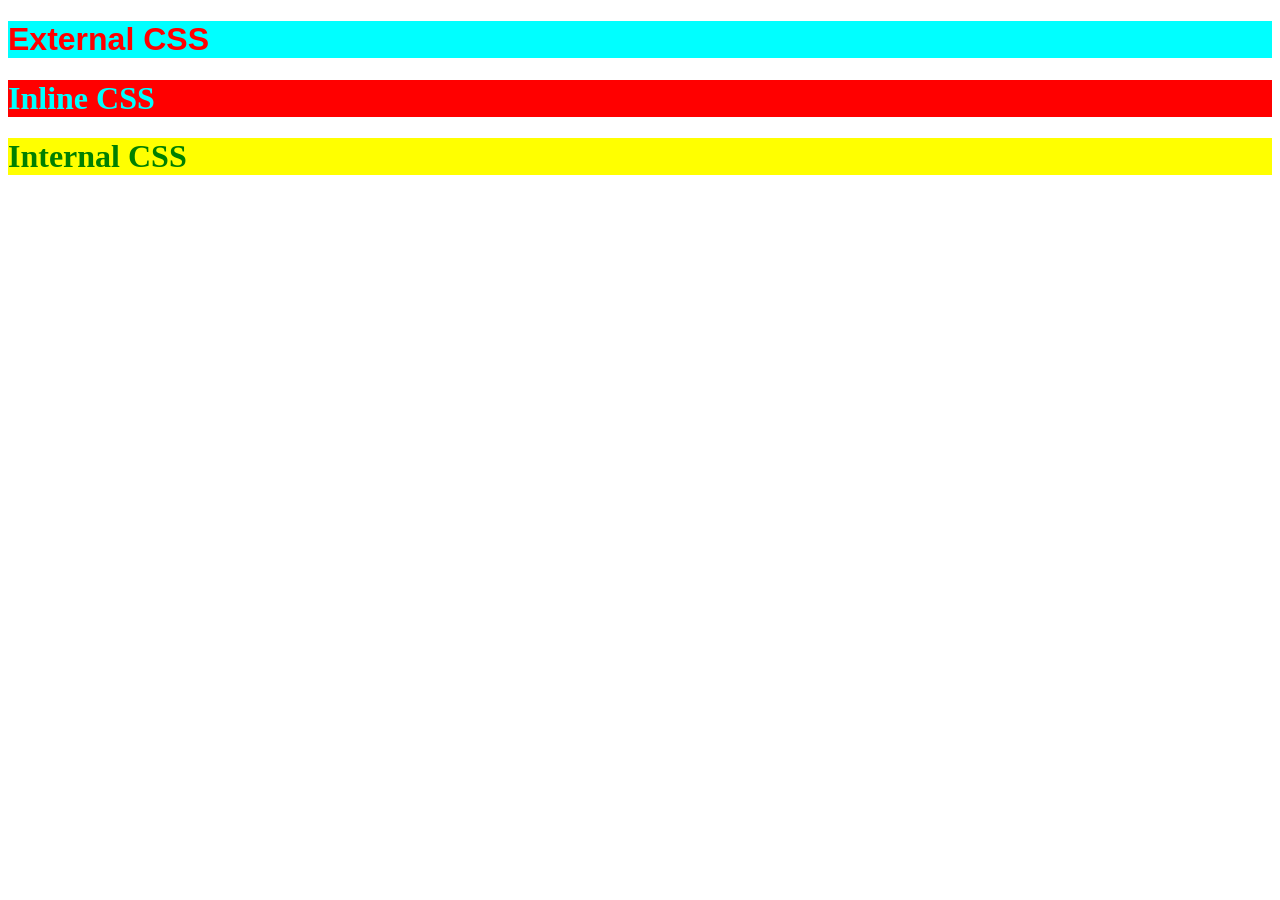
<file: A1.html>
<!DOCTYPE html>
<html lang="en">
    <head>
        <meta charset="UTF-8">
        <meta http-equiv="X-UA-Compatible" content="IE=edge">
        <meta name="viewport" content="width=device-width, initial-scale=1.0">
        <link rel="stylesheet" href="A1_external.css">
        <style>
            h1 {
                color: green;
                font-family: 'Times New Roman', serif;
                background-color: yellow;
            }
        </style>
        <title>CSS Example</title>
    </head>
    <body>
        <h1 class="test"> External CSS </h1>
        <h1 style="color: aqua; background-color: red;">Inline CSS</h1>
        <h1>Internal CSS</h1>
    </body>
</html>
</file>
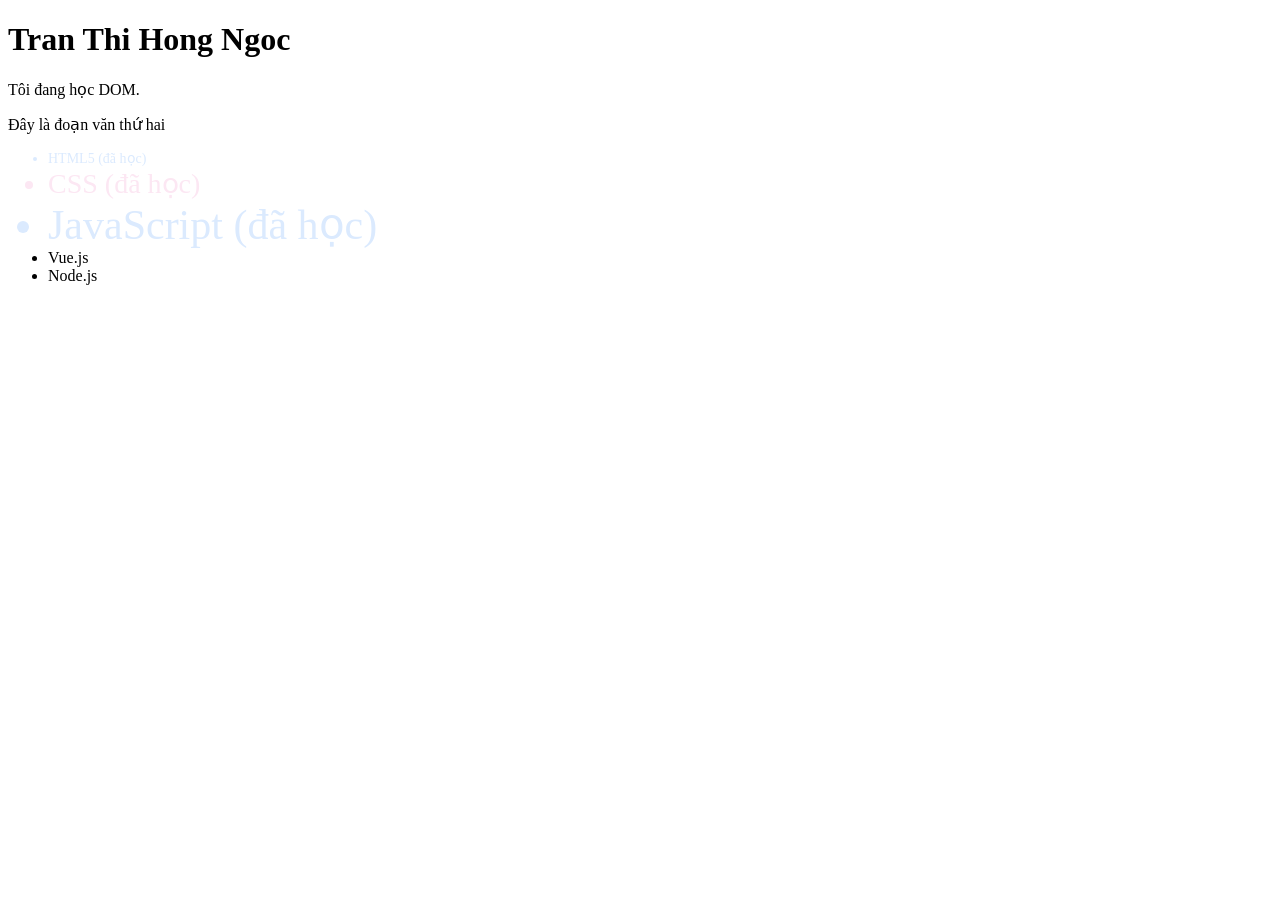
<file: session_03_javascript/projects/portfolio_js/dom_basic.html>
<!DOCTYPE html>
<html lang="vi">
<head>
    <meta charset="UTF-8">
    <title>DOM Basics</title>
    <style>
        .highlight {
            background-color: #fef3c7;
            border-left: 4px solid #f59e0b;
            padding: 0.5rem;
        }

        .bold { font-weight: bold; }
        .text-red { color: #ef4444; }
        .hidden { display: none; }
    </style>
</head>
<body>
    <h1 id="title">Xin chào DOM!</h1>
    <p class="description">Đây là đoạn văn đầu tiên</p>
    <p class="description">Đây là đoạn văn thứ hai</p>
    <ul id="danh-sach">
        <li class="item">HTML</li>
        <li class="item">CSS</li>
        <li class="item">JavaScript</li>
    </ul>

    <script>
        // 0b.1
        console.log("Document:", document);
        console.log("Title:", document.title);
        console.log("Body:", document.body);
        
        // 0b.2
        const title = document.getElementById('title');
        console.log("getElementById:", title);
        const firstDesc = document.querySelector('.description');
        console.log("querySelector:", firstDesc.textContent);
        const allItems = document.querySelectorAll('.item');
        console.log("querySelectorAll:", allItems);

        // 0b.3
        title.textContent = "Tran Thi Hong Ngoc";
        firstDesc.textContent = "Tôi đang học DOM.";
        allItems[0].innerHTML = "<strong>HTML5</strong>";
        allItems.forEach(item => item.textContent += " (đã học)");

        //0b.4, 0b.5
        allItems.forEach(item => {item.classList.add('highlight');});
        allItems.forEach((item, index) => {item.setAttribute('data-learned', index);});
        document.title = "DOM Practice";
        console.log(allItems[0].classList.contains('highlight'));
        allItems[1].classList.toggle('text-red');
        allItems.forEach(item => {item.classList.remove('highlight');});

        //0b.6
        allItems.forEach((item, index) => {
            if (index%2 === 0) {
                item.style.color = '#dbeafe';
            } else {
                item.style.color = '#fce7f3';
            }
            item.style.fontSize = `${(index + 1) * 14}px`;
        });

        //0b.7
        function themMonHoc(tenMon) {
            const li = document.createElement("li");
            li.classList.add("item");
            li.textContent = tenMon;
            const ul = document.getElementById("danh-sach");
            ul.appendChild(li);
        }
        themMonHoc("Vue.js");
        themMonHoc("Node.js");
    </script>
</body>
</html>
</file>
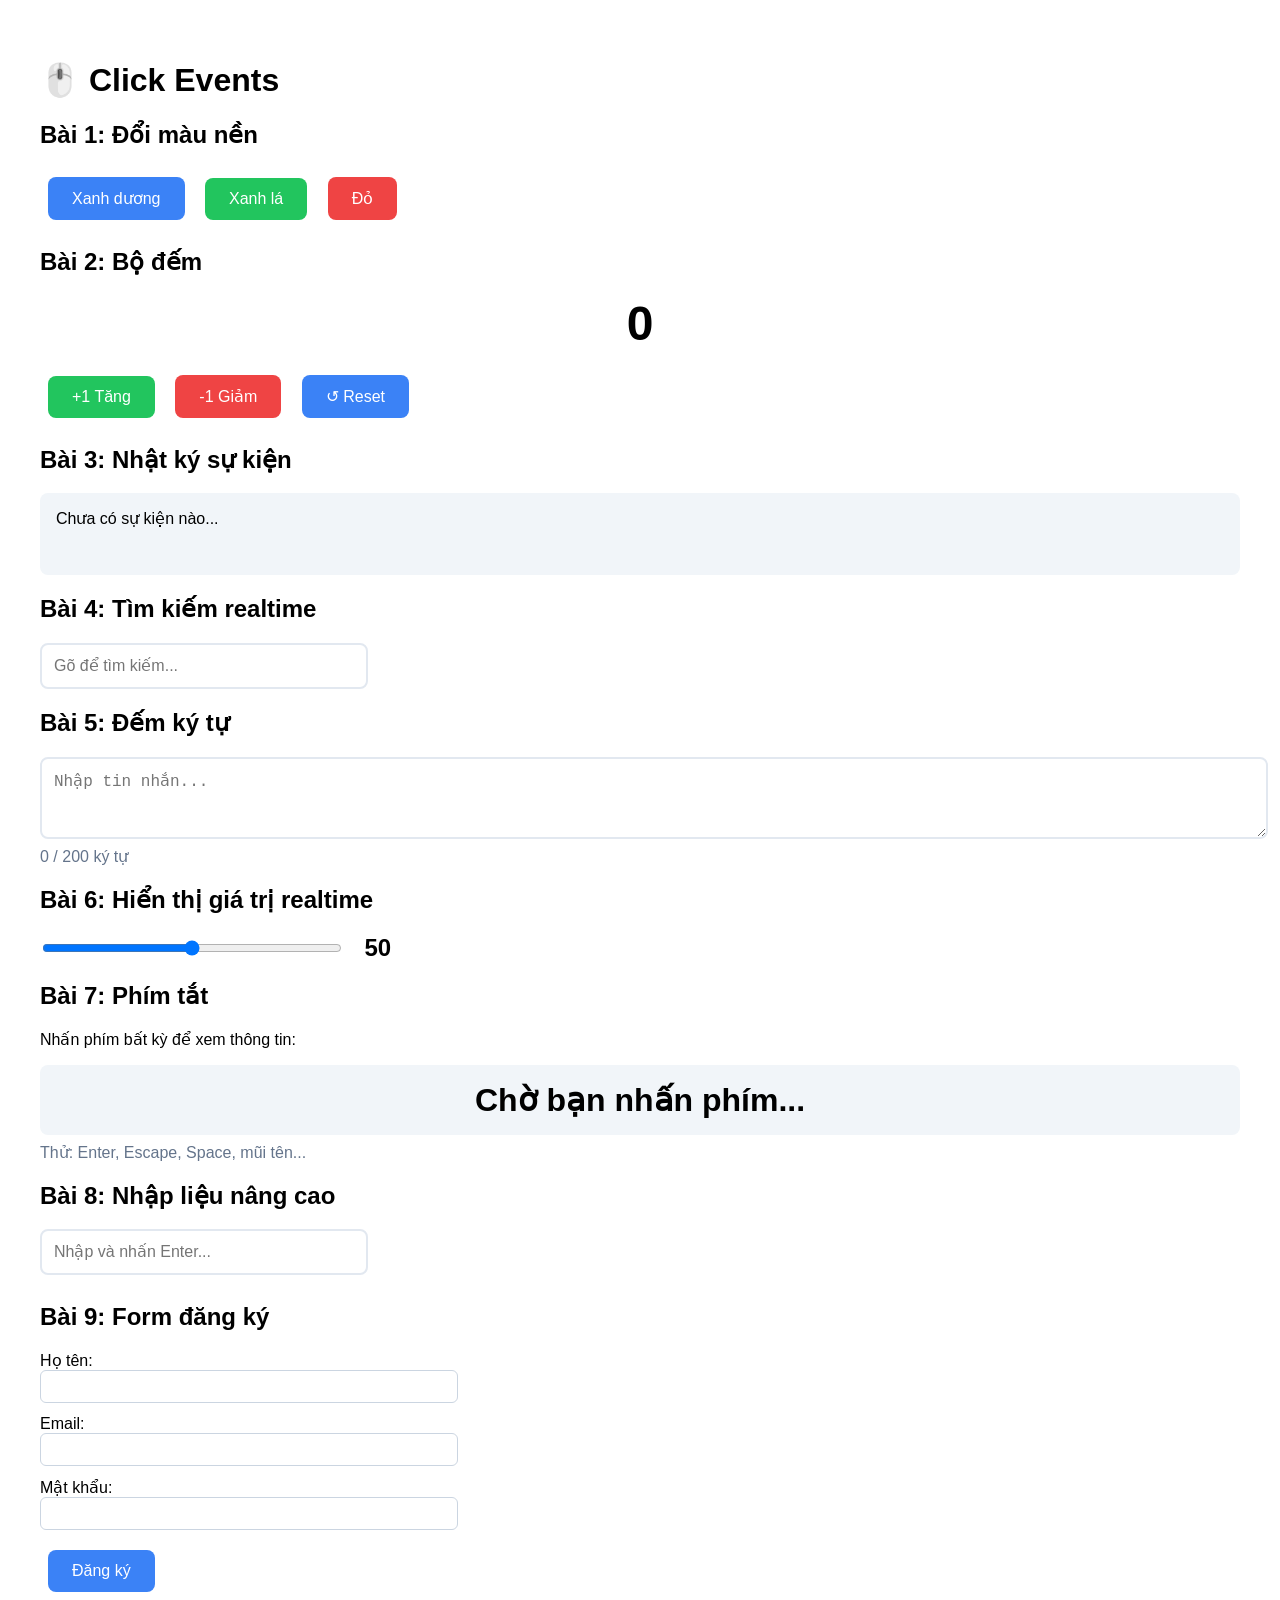
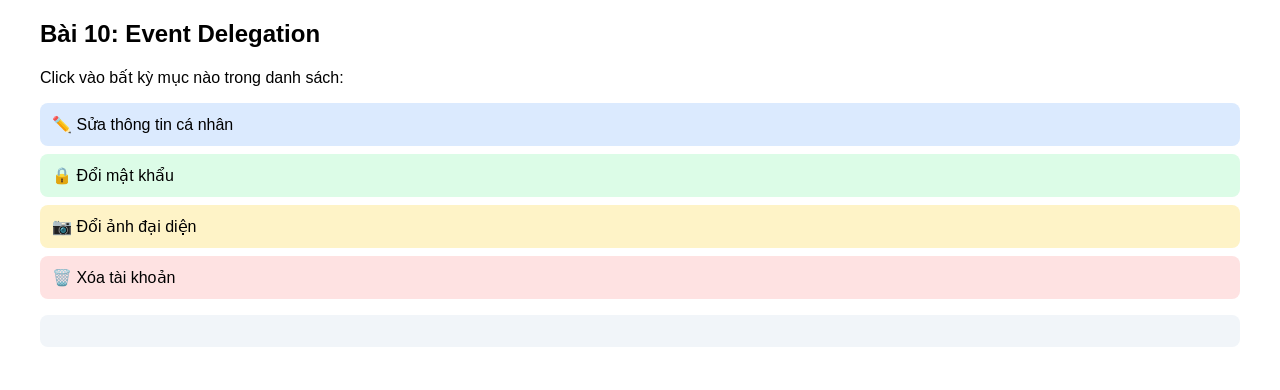
<file: session_03_javascript/projects/portfolio_js/event_basics.html>
<!DOCTYPE html>
<html lang="vi">
<head>
    <meta charset="UTF-8">
    <title>Events Basics</title>
    <style>
        body {
            font-family: 'Segoe UI', sans-serif;
            padding: 2rem;
            transition: background-color 0.3s;
        }
        .btn {
            padding: 0.75rem 1.5rem;
            border: none;
            border-radius: 8px;
            cursor: pointer;
            font-size: 1rem;
            margin: 0.5rem;
            transition: all 0.2s;
        }
        .btn-blue { background: #3b82f6; color: white; }
        .btn-green { background: #22c55e; color: white; }
        .btn-red { background: #ef4444; color: white; }
        .btn:hover { opacity: 0.85; transform: scale(1.02); }
        #output {
            margin-top: 1rem;
            padding: 1rem;
            background: #f1f5f9;
            border-radius: 8px;
            min-height: 50px;
        }
        .counter-display {
            font-size: 3rem;
            font-weight: 700;
            text-align: center;
            margin: 1rem 0;
        }
    </style>
</head>
<body>
    <h1>🖱️ Click Events</h1>

    <!-- Phần 1: Đổi màu nền -->
    <h2>Bài 1: Đổi màu nền</h2>
    <button class="btn btn-blue" id="btn-blue">Xanh dương</button>
    <button class="btn btn-green" id="btn-green">Xanh lá</button>
    <button class="btn btn-red" id="btn-red">Đỏ</button>

    <!-- Phần 2: Bộ đếm -->
    <h2>Bài 2: Bộ đếm</h2>
    <div class="counter-display" id="counter">0</div>
    <button class="btn btn-green" id="btn-increase">+1 Tăng</button>
    <button class="btn btn-red" id="btn-decrease">-1 Giảm</button>
    <button class="btn btn-blue" id="btn-reset">↺ Reset</button>

    <!-- Phần 3: Output -->
    <h2>Bài 3: Nhật ký sự kiện</h2>
    <div id="output">Chưa có sự kiện nào...</div>

    <h2>Bài 4: Tìm kiếm realtime</h2>
    <input
        type="text"
        id="search-input"
        placeholder="Gõ để tìm kiếm..."
        style="padding:0.75rem; width:300px; border:2px solid #e2e8f0; border-radius:8px; font-size:1rem;"
    >
    <p id="search-result" style="margin-top:0.5rem; color:#64748b;"></p>

    <h2>Bài 5: Đếm ký tự</h2>
    <textarea
        id="message-input"
        placeholder="Nhập tin nhắn..."
        rows="3"
        style="padding:0.75rem; width:100%; border:2px solid #e2e8f0; border-radius:8px; font-size:1rem; resize:vertical;"
    ></textarea>
    <p id="char-count" style="margin-top:0.25rem; color:#64748b;">0 / 200 ký tự</p>

    <h2>Bài 6: Hiển thị giá trị realtime</h2>
    <input
        type="range"
        id="range-input"
        min="0"
        max="100"
        value="50"
        style="width:300px;"
    >
    <span id="range-value" style="font-size:1.5rem; font-weight:700; margin-left:1rem;">50</span>

    <h2>Bài 7: Phím tắt</h2>
    <p>Nhấn phím bất kỳ để xem thông tin:</p>
    <div id="key-display" style="font-size:2rem; font-weight:700; padding:1rem; background:#f1f5f9; border-radius:8px; text-align:center;">
        Chờ bạn nhấn phím...
    </div>
    <p style="margin-top:0.5rem; color:#64748b;">Thử: Enter, Escape, Space, mũi tên...</p>

    <h2>Bài 8: Nhập liệu nâng cao</h2>
    <input
        type="text"
        id="special-input"
        placeholder="Nhập và nhấn Enter..."
        style="padding:0.75rem; width:300px; border:2px solid #e2e8f0; border-radius:8px; font-size:1rem;"
    >
    <div id="tag-list" style="margin-top:0.5rem; display:flex; flex-wrap:wrap; gap:0.5rem;"></div>

    <h2>Bài 9: Form đăng ký</h2>
    <form id="register-form" style="max-width:400px;">
        <div style="margin-bottom:0.75rem;">
            <label>Họ tên:</label><br>
            <input type="text" id="reg-name" required
                style="width:100%; padding:0.5rem; border:1px solid #cbd5e1; border-radius:6px;">
        </div>
        <div style="margin-bottom:0.75rem;">
            <label>Email:</label><br>
            <input type="email" id="reg-email" required
                style="width:100%; padding:0.5rem; border:1px solid #cbd5e1; border-radius:6px;">
        </div>
        <div style="margin-bottom:0.75rem;">
            <label>Mật khẩu:</label><br>
            <input type="password" id="reg-password" required minlength="6"
                style="width:100%; padding:0.5rem; border:1px solid #cbd5e1; border-radius:6px;">
        </div>
        <button type="submit" class="btn btn-blue">Đăng ký</button>
    </form>
    <div id="form-result" style="margin-top:1rem;"></div>

    <h2>Bài 10: Event Delegation</h2>
    <p>Click vào bất kỳ mục nào trong danh sách:</p>
    <ul id="delegation-list" style="list-style:none; padding:0;">
        <li data-action="edit" style="padding:0.75rem; margin:0.5rem 0; background:#dbeafe; border-radius:8px; cursor:pointer;">
            ✏️ Sửa thông tin cá nhân
        </li>
        <li data-action="password" style="padding:0.75rem; margin:0.5rem 0; background:#dcfce7; border-radius:8px; cursor:pointer;">
            🔒 Đổi mật khẩu
        </li>
        <li data-action="avatar" style="padding:0.75rem; margin:0.5rem 0; background:#fef3c7; border-radius:8px; cursor:pointer;">
            📷 Đổi ảnh đại diện
        </li>
        <li data-action="delete" style="padding:0.75rem; margin:0.5rem 0; background:#fee2e2; border-radius:8px; cursor:pointer;">
            🗑️ Xóa tài khoản
        </li>
    </ul>
    <div id="delegation-output" style="margin-top:1rem; padding:1rem; background:#f1f5f9; border-radius:8px;"></div>

    <script>
        // ===== BÀI 1: ĐỔI MÀU NỀN =====
        const btnBlue = document.getElementById('btn-blue');
        const btnGreen = document.getElementById('btn-green');
        const btnRed = document.getElementById('btn-red');

        btnBlue.addEventListener('click', () => {
            document.body.style.backgroundColor = '#dbeafe';
            logEvent('Đã chuyển sang màu xanh dương');
        });

        btnGreen.addEventListener('click', () => {
            document.body.style.backgroundColor = '#dcfce7';
            logEvent('Đã chuyển sang màu xanh lá');
        });

        btnRed.addEventListener('click', () => {
            document.body.style.backgroundColor = '#fee2e2';
            logEvent('Đã chuyển sang màu đỏ');
        });

        // ===== BÀI 2: BỘ ĐẾM =====
        let count = 0;
        const counterEl = document.getElementById('counter');

        document.getElementById('btn-increase').addEventListener('click', () => {
            count++;
            counterEl.textContent = count;
            counterEl.style.color = count > 0 ? '#22c55e' : '#1e293b';
            logEvent(`Tăng: ${count}`);
        });

        document.getElementById('btn-decrease').addEventListener('click', () => {
            count--;
            counterEl.textContent = count;
            counterEl.style.color = count < 0 ? '#ef4444' : '#1e293b';
            logEvent(`Giảm: ${count}`);
        });

        document.getElementById('btn-reset').addEventListener('click', () => {
            count = 0;
            counterEl.textContent = count;
            counterEl.style.color = '#1e293b';
            logEvent('Reset về 0');
        });

        // ===== BÀI 3: NHẬT KÝ =====
        const output = document.getElementById('output');

        function logEvent(message) {
            const time = new Date().toLocaleTimeString('vi-VN');
            output.innerHTML = `<div>[${time}] ${message}</div>` + output.innerHTML;
        }

        // ===== BÀI 4: TÌM KIẾM REALTIME =====
        const searchInput = document.getElementById('search-input');
        const searchResult = document.getElementById('search-result');

        const monHoc = [
            "HTML cơ bản", "CSS Layout", "JavaScript DOM",
            "Bootstrap 5", "React cơ bản", "Vue.js", "Node.js",
            "TypeScript", "Git & GitHub", "REST API"
        ];

        searchInput.addEventListener('input', (e) => {
            const query = e.target.value.toLowerCase().trim();

            if (query === '') {
                searchResult.textContent = 'Gõ để tìm kiếm...';
                return;
            }

            const ketQua = monHoc.filter(mon =>
                mon.toLowerCase().includes(query)
            );

            if (ketQua.length > 0) {
                searchResult.innerHTML = `Tìm thấy <strong>${ketQua.length}</strong> kết quả: ${ketQua.join(', ')}`;
                searchResult.style.color = '#166534';
            } else {
                searchResult.textContent = `Không tìm thấy "${query}"`;
                searchResult.style.color = '#991b1b';
            }
        });

        // ===== BÀI 5: ĐẾM KÝ TỰ =====
        const messageInput = document.getElementById('message-input');
        const charCount = document.getElementById('char-count');

        messageInput.addEventListener('input', (e) => {
            const length = e.target.value.length;
            charCount.textContent = `${length} / 200 ký tự`;

            if (length > 200) {
                charCount.style.color = '#ef4444';
                charCount.textContent += ' — Vượt quá giới hạn!';
            } else if (length > 150) {
                charCount.style.color = '#f59e0b';
            } else {
                charCount.style.color = '#64748b';
            }
        });

        // ===== BÀI 6: RANGE SLIDER =====
        const rangeInput = document.getElementById('range-input');
        const rangeValue = document.getElementById('range-value');

        rangeInput.addEventListener('input', (e) => {
            rangeValue.textContent = e.target.value;

            // Đổi màu theo giá trị
            const val = parseInt(e.target.value);
            if (val < 30) rangeValue.style.color = '#3b82f6';
            else if (val < 70) rangeValue.style.color = '#22c55e';
            else rangeValue.style.color = '#ef4444';
        });

        // ===== BÀI 7: PHÍM TẮT =====
        const keyDisplay = document.getElementById('key-display');

        document.addEventListener('keydown', (e) => {
            keyDisplay.innerHTML = `
                <span style="color:#3b82f6;">Key:</span> "${e.key}" &nbsp;|&nbsp;
                <span style="color:#22c55e;">Code:</span> "${e.code}" &nbsp;|&nbsp;
                <span style="color:#f59e0b;">Shift:</span> ${e.shiftKey} &nbsp;|&nbsp;
                <span style="color:#ef4444;">Ctrl:</span> ${e.ctrlKey}
            `;
        });

        // ===== BÀI 8: TAG INPUT (nhập + Enter) =====
        const specialInput = document.getElementById('special-input');
        const tagList = document.getElementById('tag-list');
        let tags = [];

        specialInput.addEventListener('keydown', (e) => {
            if (e.key === 'Enter') {
                e.preventDefault();
                const value = specialInput.value.trim();

                if (value === '') return;
                if (tags.includes(value)) {
                    alert('Tag này đã tồn tại!');
                    return;
                }

                tags.push(value);
                renderTags();
                specialInput.value = '';
            }

            if (e.key === 'Backspace' && specialInput.value === '' && tags.length > 0) {
                tags.pop();
                renderTags();
            }
        });

        function renderTags() {
            tagList.innerHTML = tags.map((tag, index) => `
                <span style="
                    background:#dbeafe;
                    padding:0.3rem 0.8rem;
                    border-radius:999px;
                    font-size:0.85rem;
                    display:flex;
                    align-items:center;
                    gap:0.3rem;
                ">
                    ${tag}
                    <button onclick="removeTag(${index})" style="
                        border:none;
                        background:transparent;
                        cursor:pointer;
                        font-size:1rem;
                        color:#3b82f6;
                    ">&times;</button>
                </span>
            `).join('');
        }

        function removeTag(index) {
            tags.splice(index, 1);
            renderTags();
        }
        // ===== BÀI 9: FORM SUBMIT =====
        const form = document.getElementById('register-form');
        const formResult = document.getElementById('form-result');

        form.addEventListener('submit', (e) => {
            // ⚠️ QUAN TRỌNG: Ngăn form reload trang
            e.preventDefault();

            // Lấy giá trị
            const name = document.getElementById('reg-name').value.trim();
            const email = document.getElementById('reg-email').value.trim();
            const password = document.getElementById('reg-password').value;

            // Validate đơn giản
            if (name.length < 2) {
                showFormError('Họ tên phải ít nhất 2 ký tự');
                return;
            }

            if (!email.includes('@')) {
                showFormError('Email không hợp lệ');
                return;
            }

            if (password.length < 6) {
                showFormError('Mật khẩu phải ít nhất 6 ký tự');
                return;
            }

            // Thành công
            formResult.innerHTML = `
                <div style="background:#dcfce7; padding:1rem; border-radius:8px; border-left:4px solid #22c55e;">
                    ✅ <strong>Đăng ký thành công!</strong><br>
                    Họ tên: ${name}<br>
                    Email: ${email}
                </div>
            `;

            // Reset form
            form.reset();
        });

        function showFormError(message) {
            formResult.innerHTML = `
                <div style="background:#fee2e2; padding:1rem; border-radius:8px; border-left:4px solid #ef4444;">
                    ❌ ${message}
                </div>
            `;
        }
        // ===== BÀI 10: EVENT DELEGATION =====
        // Thay vì gắn listener cho TỪNG <li>, ta gắn 1 listener cho <ul>

        const list = document.getElementById('delegation-list');
        const delegationOutput = document.getElementById('delegation-output');

        list.addEventListener('click', (e) => {
            // e.target = phần tử được click trực tiếp
            // closest('li') = tìm phần tử <li> gần nhất (kể từ e.target)

            const li = e.target.closest('li');
            if (!li) return; // Click vào vùng trống → bỏ qua

            const action = li.dataset.action;

            const messages = {
                edit:     '✏️ Bạn chọn: Sửa thông tin cá nhân',
                password: '🔒 Bạn chọn: Đổi mật khẩu',
                avatar:   '📷 Bạn chọn: Đổi ảnh đại diện',
                delete:   '🗑️ Bạn chọn: Xóa tài khoản'
            };

            delegationOutput.innerHTML = `<strong>${messages[action] || 'Không xác định'}</strong>`;

            // Highlight mục được chọn
            list.querySelectorAll('li').forEach(item => {
                item.style.outline = 'none';
            });
            li.style.outline = '3px solid #3b82f6';
        });
        // ❌ Cách cũ — gắn listener cho từng phần tử (kém hiệu quả)
        document.querySelectorAll('li').forEach(li => {
            li.addEventListener('click', handleClick);
        });
        // Nếu thêm <li> mới → PHẢI gắn lại listener!

        // ✅ Delegation — gắn 1 listener cho parent (hiệu quả)
        parent.addEventListener('click', (e) => {
            const li = e.target.closest('li');
            if (li) handleClick(li);
        });
        // <li> mới thêm vào cũng tự động hoạt động!
    </script>
</body>
</html>
</file>
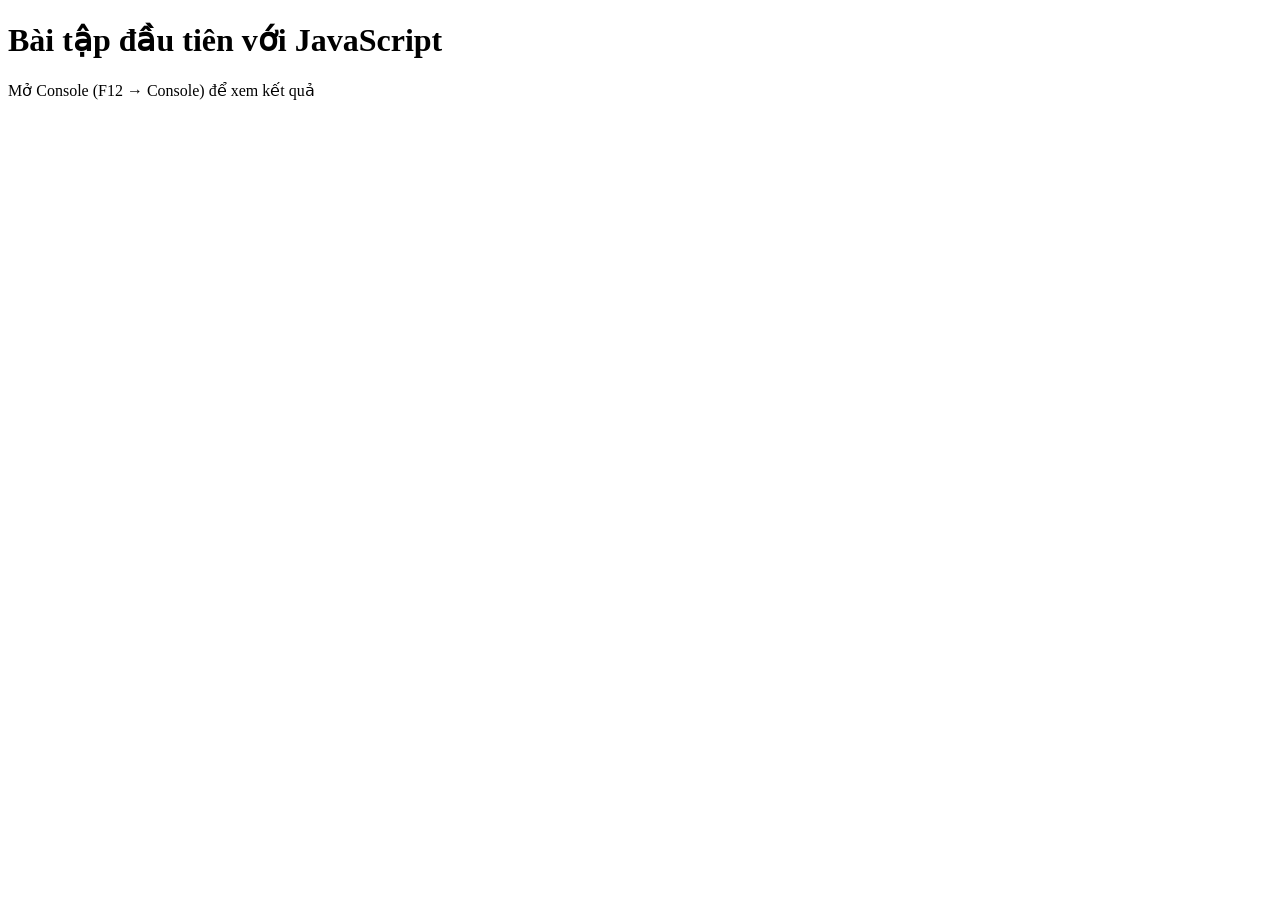
<file: session_03_javascript/projects/portfolio_js/hello.html>
<!DOCTYPE html>
<html lang="vi">
<head>
    <meta charset="UTF-8">
    <title>Hello JavaScript</title>
</head>
<body>
    <h1>Bài tập đầu tiên với JavaScript</h1>
    <p>Mở Console (F12 → Console) để xem kết quả</p>

    <script>
        console.log("Xin chào thế giới!");
        console.log("Tôi đang học JavaScript");
        console.log(2026);

        // 0.2 - Khai báo biến
        let ten = "Minh";
        let tuoi = 20;
        let laSinhVien = true;

        console.log("Tên:", ten);        // "Tên: Minh"
        console.log("Tuổi:", tuoi);      // "Tuổi: 20"
        console.log("Sinh viên:", laSinhVien); // "Sinh viên: true"

        // Thay đổi giá trị
        tuoi = 21;
        console.log("Tuổi mới:", tuoi);  // "Tuổi mới: 21"

        // ===== CONST — hằng số, KHÔNG thể thay đổi =====
        const PI = 3.14159;
        const TEN_TRUONG = "Đại học Thủy Lợi";

        console.log("PI =", PI);
        console.log("Trường:", TEN_TRUONG);

        // ❌ Thử thay đổi const sẽ bị lỗi:
        // PI = 3.14;  // TypeError: Assignment to constant variable

        // ===== VAR — cách cũ, ít dùng =====
        var monHoc = "CSE391";
        console.log("Môn:", monHoc);

        // 0.3 - Các kiểu dữ liệu cơ bản
        let tenMonHoc = "CSE391";
        let soTinChi = 3;
        let laMonBatBuoc = true;
        let diemSo = 5;
        console.log("Tên môn:", tenMonHoc); // "Tên môn: CSE391"
        console.log("Số tín chỉ:", soTinChi); // "Số tín chỉ: 3"
        console.log("Môn bắt buộc:", laMonBatBuoc); // "Môn bắt buộc: true"
        console.log("Điểm số:", diemSo); // "Điểm số: undefined"

        // 0.4 - Template literals (chuỗi mẫu)
        let sanPham = "Laptop";
        let soLuong = 2;
        let donGia = 15000000;
        let hoaDon = `Hóa đơn: ${soLuong} x ${sanPham} = ${soLuong * donGia} VND`;
        console.log(hoaDon);

        // 0.5 - Toán tử cơ bản
        const pi = 3.14159;
        let banKinh = 5;
        let dienTich = pi * banKinh * banKinh;
        let chuVi = 2 * pi * banKinh;
        console.log("Diện tích hình tròn:", dienTich);
        console.log("Chu vi hình tròn:", chuVi);

        // 0.6 - Toán tử so sánh
        let diem = 7.5;
        let diemChuyenCan = 9;
        if (diem >= 5 && diemChuyenCan >= 8) {
            console.log("Đạt");
        } else {
            console.log("Không đạt");
        }
        if (diem >= 8.5) {
            console.log("Giỏi");
        } else if (diem >= 7) {
            console.log("Khá");
        } else if (diem >= 5) {
            console.log("Trung bình");
        } else {
            console.log("Yếu");
        }

        // 0.7 - Kiểu dữ liệu Array
        let mAYT = ["Phở", "Bún chả", "Cơm tấm", "Bánh mì", "Gỏi cuốn"];
        console.log("Món ăn yêu thích 1:", mAYT[0]);
        console.log(`Món ăn yêu thích ${mAYT.length}:`, mAYT[mAYT.length - 1]);
        mAYT.unshift("Bánh xèo");
        mAYT.pop();
        mAYT.forEach((mon, index) => {
            console.log(`Món ăn ${index + 1}: ${mon}`);
        });
        console.log(mAYT.includes("Phở"));

        // 0.8 - Kiểu dữ liệu Object
        let hoSo = {
            hoTen : "Nguyễn Văn A",
            tuoi : 22,
            nganh : "CNTT",
            soThich : ["Đọc sách", "Nghe nhạc", "Đi dạo"],
            diaChi : {
                thanhPho : "Hà Nội",
                quan : "Cầu Giấy",
                phuong : "Dịch Vọng"
            }
        };
        console.log(`Tôi là ${hoSo.hoTen}, ${hoSo.tuoi} tuổi, học ngành ${hoSo.nganh}.`);
        console.log("Sở thích 1:", hoSo.soThich[0]);
        console.log(`Địa chỉ: phường ${hoSo.diaChi.phuong}, quận ${hoSo.diaChi.quan}, thành phố ${hoSo.diaChi.thanhPho}`);
        hoSo.email = "abc123@gmail.com";
        console.log("Email:", hoSo.email);

        // 0.9 - Hàm cơ bản
        function maxHaiSo(a, b) {
            if (a > b) {
                return a;
            } else if (b > a) {
                return b;
            } else {
                return "Hai số bằng nhau";
            }
        }
        function laNamNhuan(nam) {
            if ((nam % 4 === 0 && nam % 100 !== 0) || (nam % 400 === 0)) {
                return true;
            } else {
                return false;
            }
        }
        const gioiThieu = (ten, tuoi, nganh) => {
            return `Tôi là ${ten}, ${tuoi} tuổi, học ${nganh}.`;
        }
        function tinhGiaBan(giaGoc, giamGia=0) {
            return giaGoc * (1 - giamGia/100);
        }
        console.log("Max của 5 và 10:", maxHaiSo(5, 10));
        console.log("Năm 2020 có phải năm nhuận?", laNamNhuan(2020));
        console.log(gioiThieu("Minh", 20, "CNTT"));
        console.log("Giá bán sau giảm 20%:", tinhGiaBan(100000, 20));
    </script>
</body>
</html>

<!-- console.log() sẽ in ra trong tab console của DevTool, còn document.write() sẽ in ngay tại trang web-->
</file>
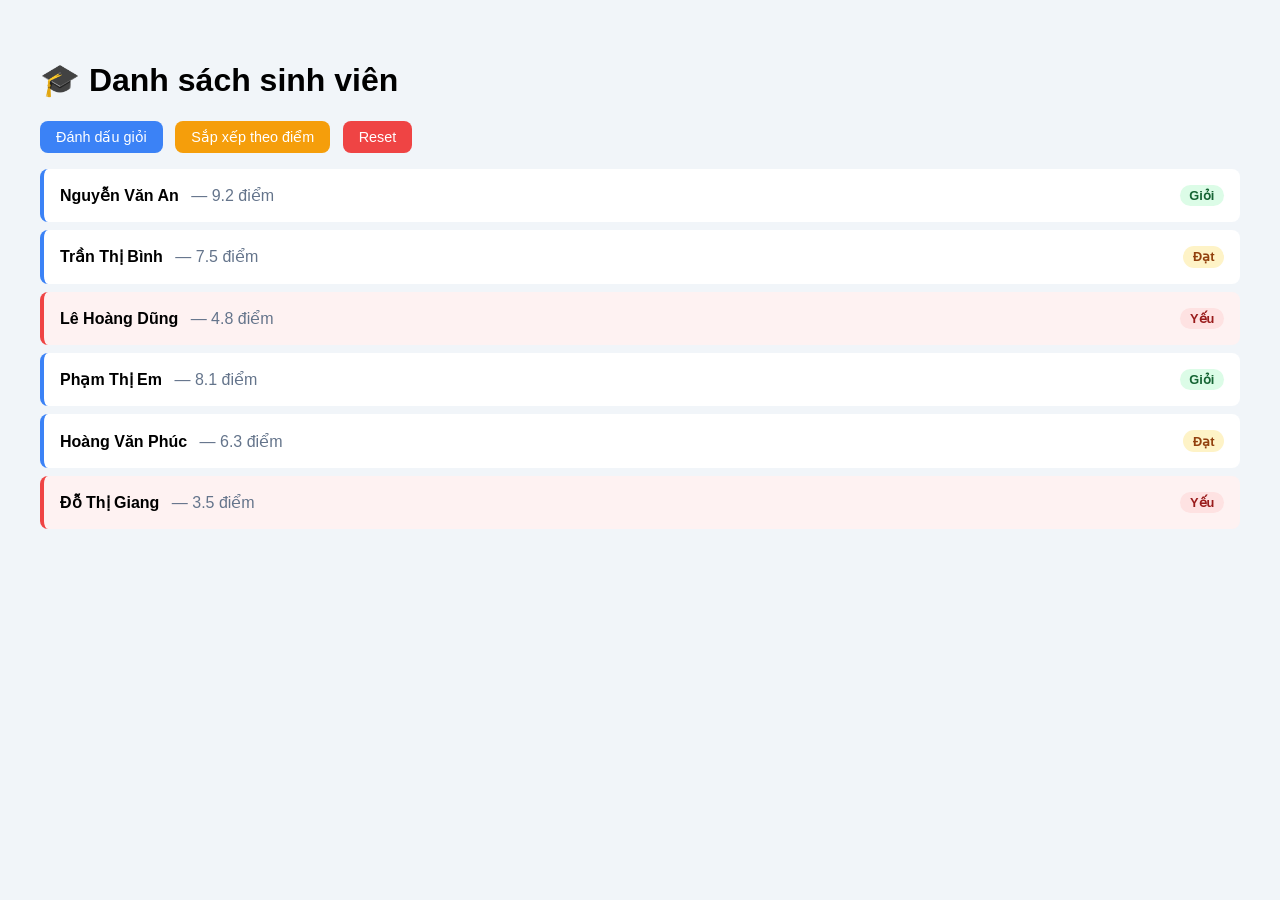
<file: session_03_javascript/projects/portfolio_js/student_list.html>
<!DOCTYPE html>
<html lang="vi">
<head>
    <meta charset="UTF-8">
    <title>Danh sách sinh viên</title>
    <style>
        body { font-family: 'Segoe UI', sans-serif; padding: 2rem; background: #f1f5f9; }
        .student-card {
            background: white;
            padding: 1rem;
            margin-bottom: 0.5rem;
            border-radius: 8px;
            border-left: 4px solid #3b82f6;
            display: flex;
            justify-content: space-between;
            align-items: center;
        }
        .student-card.top { border-left-color: #22c55e; background: #f0fdf4; }
        .student-card.warning { border-left-color: #f59e0b; background: #fffbeb; }
        .student-card.fail { border-left-color: #ef4444; background: #fef2f2; }
        .badge {
            padding: 0.2rem 0.6rem;
            border-radius: 999px;
            font-size: 0.8rem;
            font-weight: 600;
        }
        .badge-green { background: #dcfce7; color: #166534; }
        .badge-yellow { background: #fef3c7; color: #92400e; }
        .badge-red { background: #fee2e2; color: #991b1b; }
        #controls { margin-bottom: 1rem; }
        button {
            padding: 0.5rem 1rem;
            border: none;
            border-radius: 8px;
            cursor: pointer;
            font-size: 0.9rem;
            margin-right: 0.5rem;
        }
        .btn-primary { background: #3b82f6; color: white; }
        .btn-warning { background: #f59e0b; color: white; }
        .btn-danger { background: #ef4444; color: white; }
    </style>
</head>
<body>
    <h1>🎓 Danh sách sinh viên</h1>

    <div id="controls">
        <button class="btn-primary" id="btn-highlight">Đánh dấu giỏi</button>
        <button class="btn-warning" id="btn-sort">Sắp xếp theo điểm</button>
        <button class="btn-danger" id="btn-reset">Reset</button>
    </div>

    <div id="student-list"></div>

    <script>
        // ===== DATA =====
        const students = [
            { ten: "Nguyễn Văn An",    diem: 9.2 },
            { ten: "Trần Thị Bình",    diem: 7.5 },
            { ten: "Lê Hoàng Dũng",    diem: 4.8 },
            { ten: "Phạm Thị Em",      diem: 8.1 },
            { ten: "Hoàng Văn Phúc",   diem: 6.3 },
            { ten: "Đỗ Thị Giang",     diem: 3.5 },
        ];

        const studentList = document.getElementById('student-list');

        // ===== RENDER FUNCTION =====
        function renderStudents(data) {
            studentList.innerHTML = ''; // Xóa cũ

            data.forEach((sv, index) => {
                // Tạo card
                const card = document.createElement('div');
                card.classList.add('student-card');

                // Xếp loại
                let xepLoai, badgeClass;
                if (sv.diem >= 8) {
                    xepLoai = "Giỏi";
                    badgeClass = "badge-green";
                } else if (sv.diem >= 5) {
                    xepLoai = "Đạt";
                    badgeClass = "badge-yellow";
                } else {
                    xepLoai = "Yếu";
                    badgeClass = "badge-red";
                    card.classList.add('fail');
                }

                // InnerHTML
                card.innerHTML = `
                    <div>
                        <strong>${sv.ten}</strong>
                        <span style="color:#64748b; margin-left:0.5rem">— ${sv.diem} điểm</span>
                    </div>
                    <span class="badge ${badgeClass}">${xepLoai}</span>
                `;

                studentList.appendChild(card);
            });
        }

        // ===== NÚT "ĐÁNH DẤU GIỎI" =====
        document.getElementById('btn-highlight').addEventListener('click', () => {
            const cards = studentList.querySelectorAll('.student-card');
            cards.forEach((card, index) => {
                if (students[index].diem >= 8) {
                    card.classList.add('top');
                }
            });
        });

        // ===== NÚT "SẮP XẾP" =====
        document.getElementById('btn-sort').addEventListener('click', () => {
            const sorted = [...students].sort((a, b) => b.diem - a.diem);
            renderStudents(sorted);
        });

        // ===== NÚT "RESET" =====
        document.getElementById('btn-reset').addEventListener('click', () => {
            renderStudents(students);
        });

        // ===== RENDER LẦN ĐẦU =====
        renderStudents(students);
    </script>
</body>
</html>
</file>
<file: A1_external.css>
.test {
    color: red;
    font-family: Arial, sans-serif;
    background-color: aqua;
}
</file>
